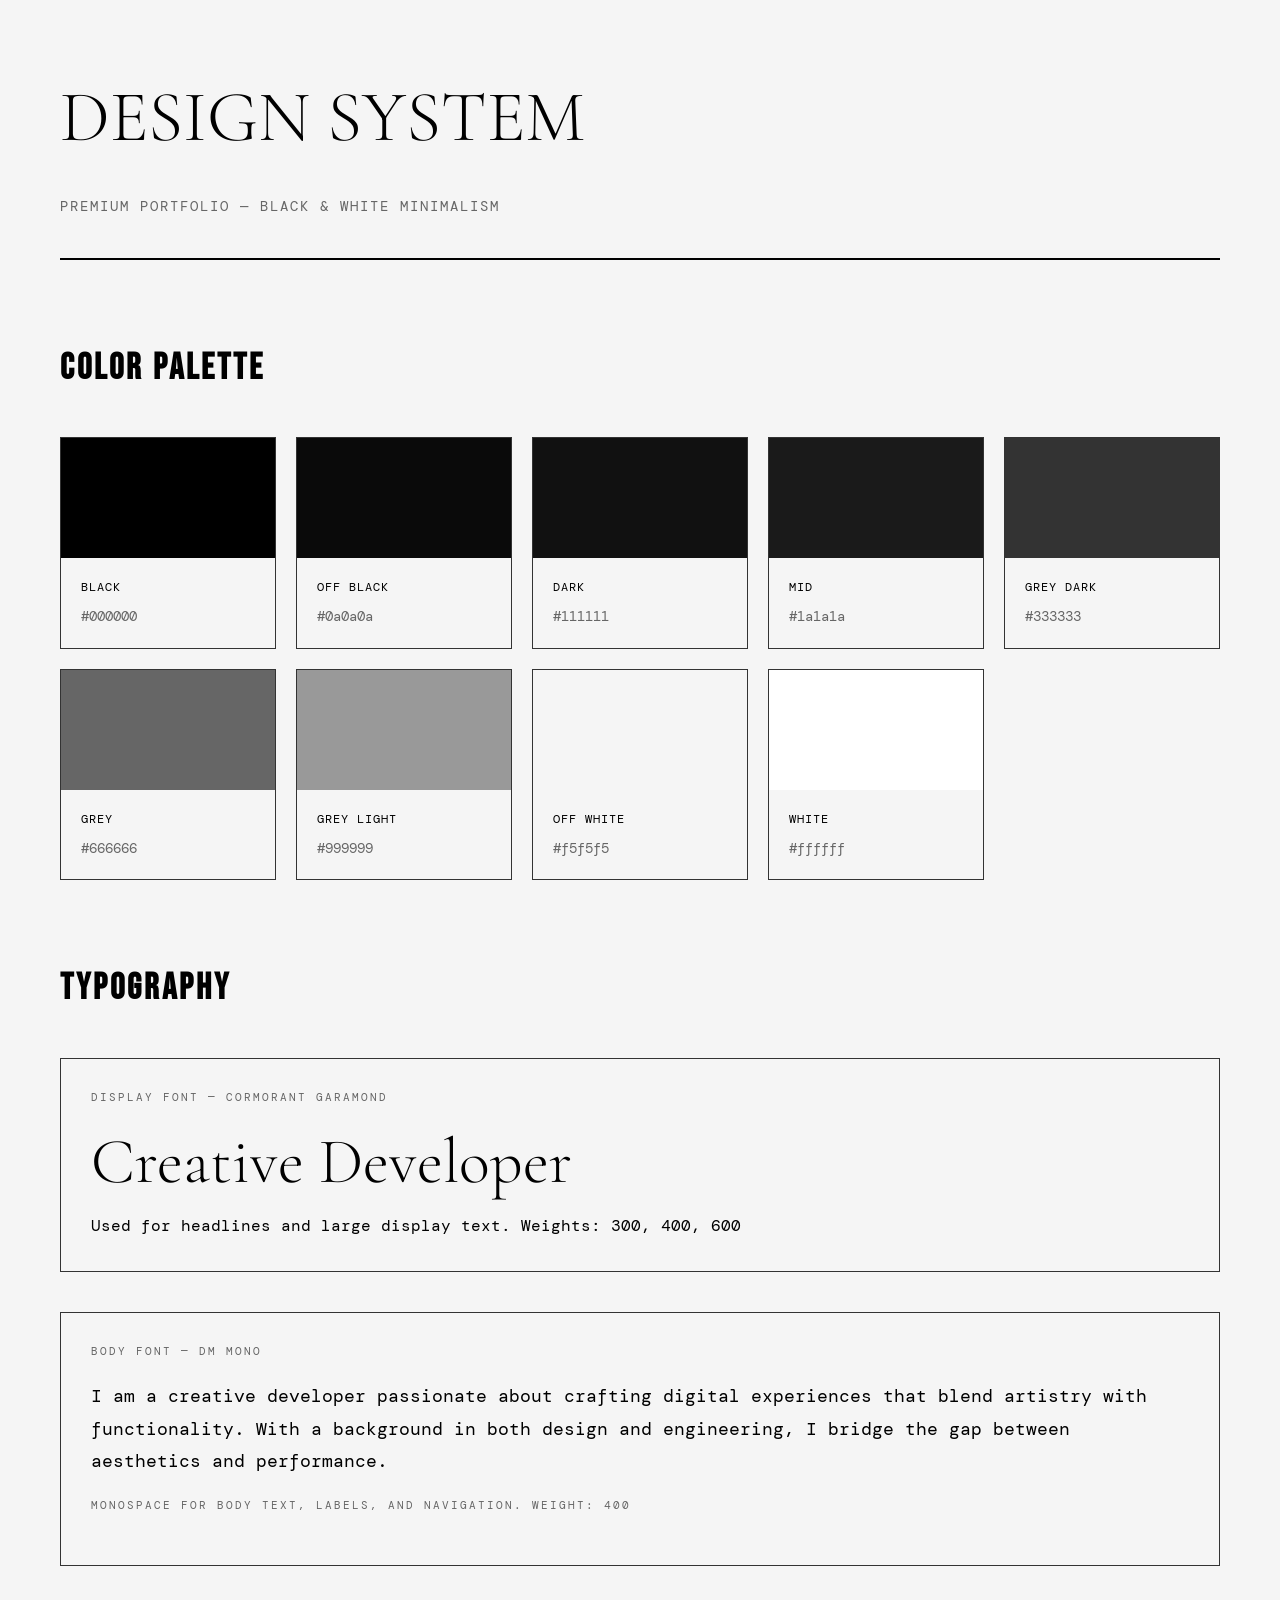
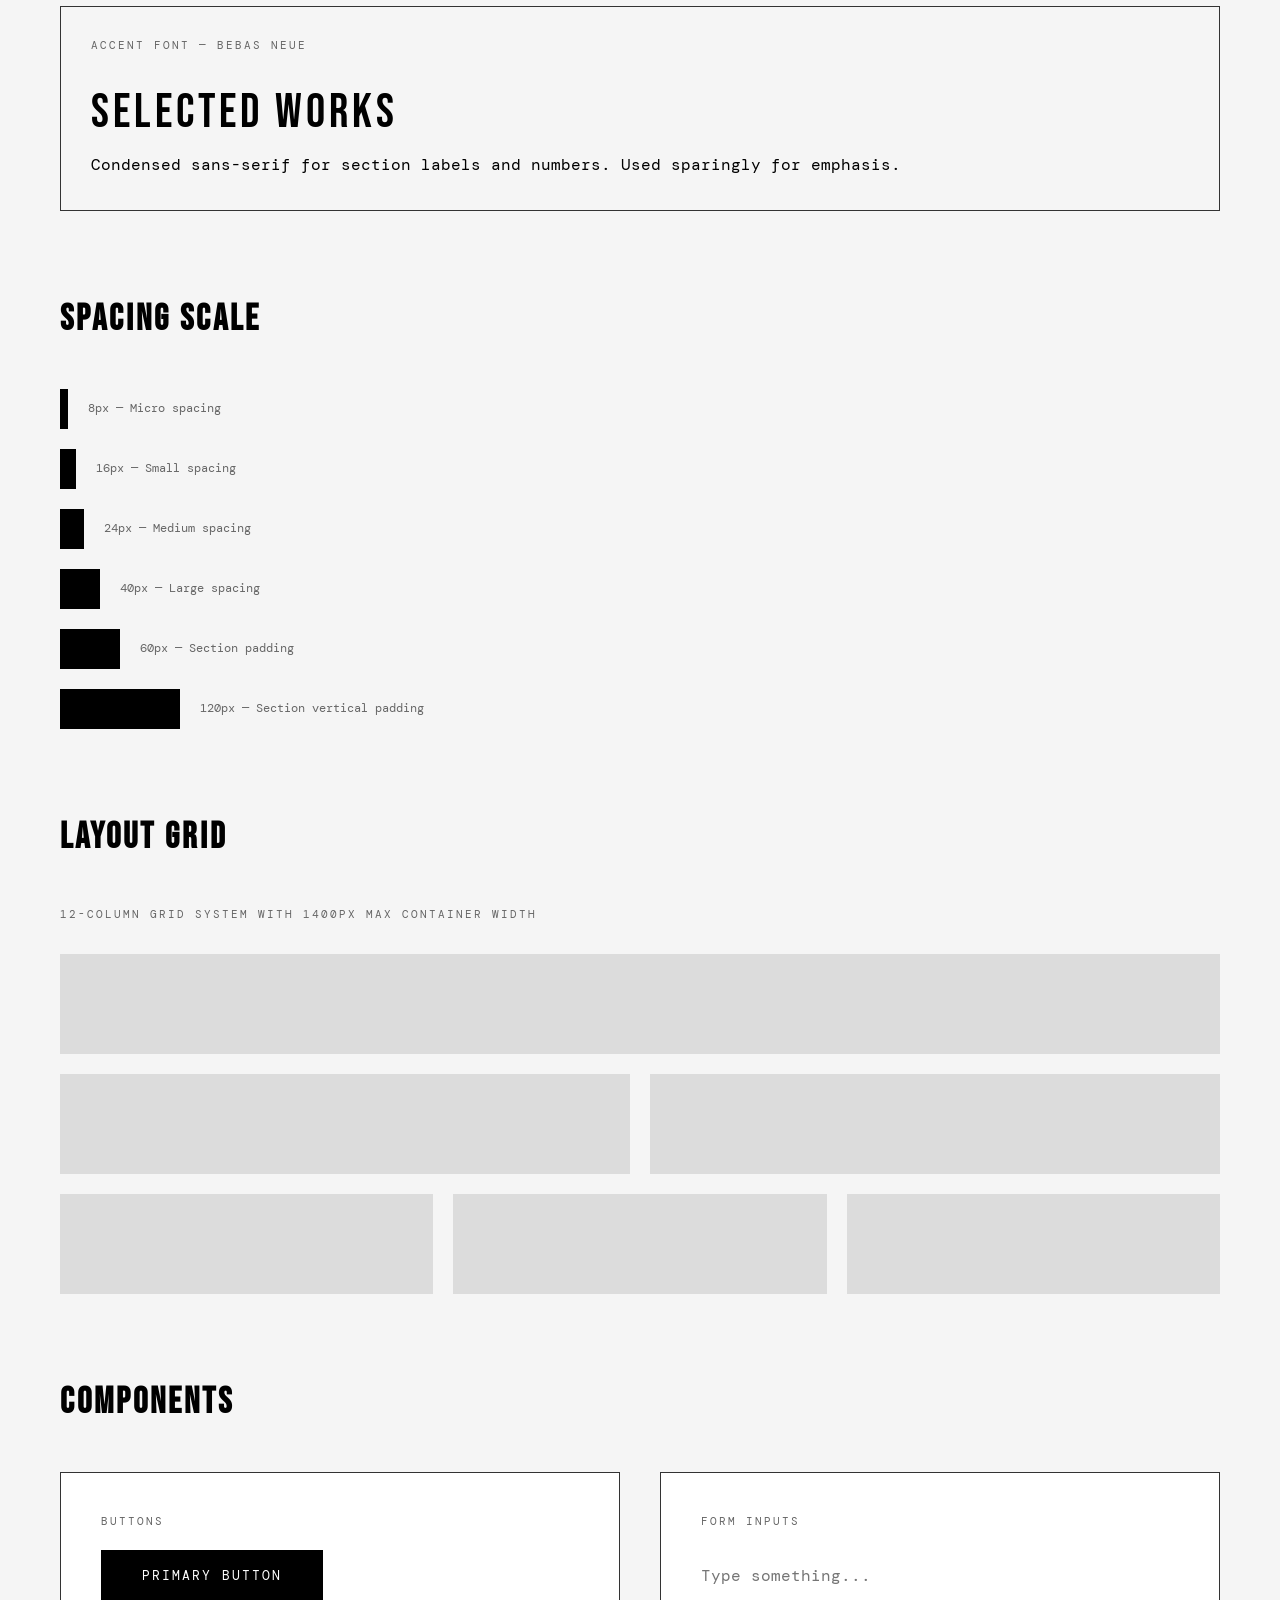
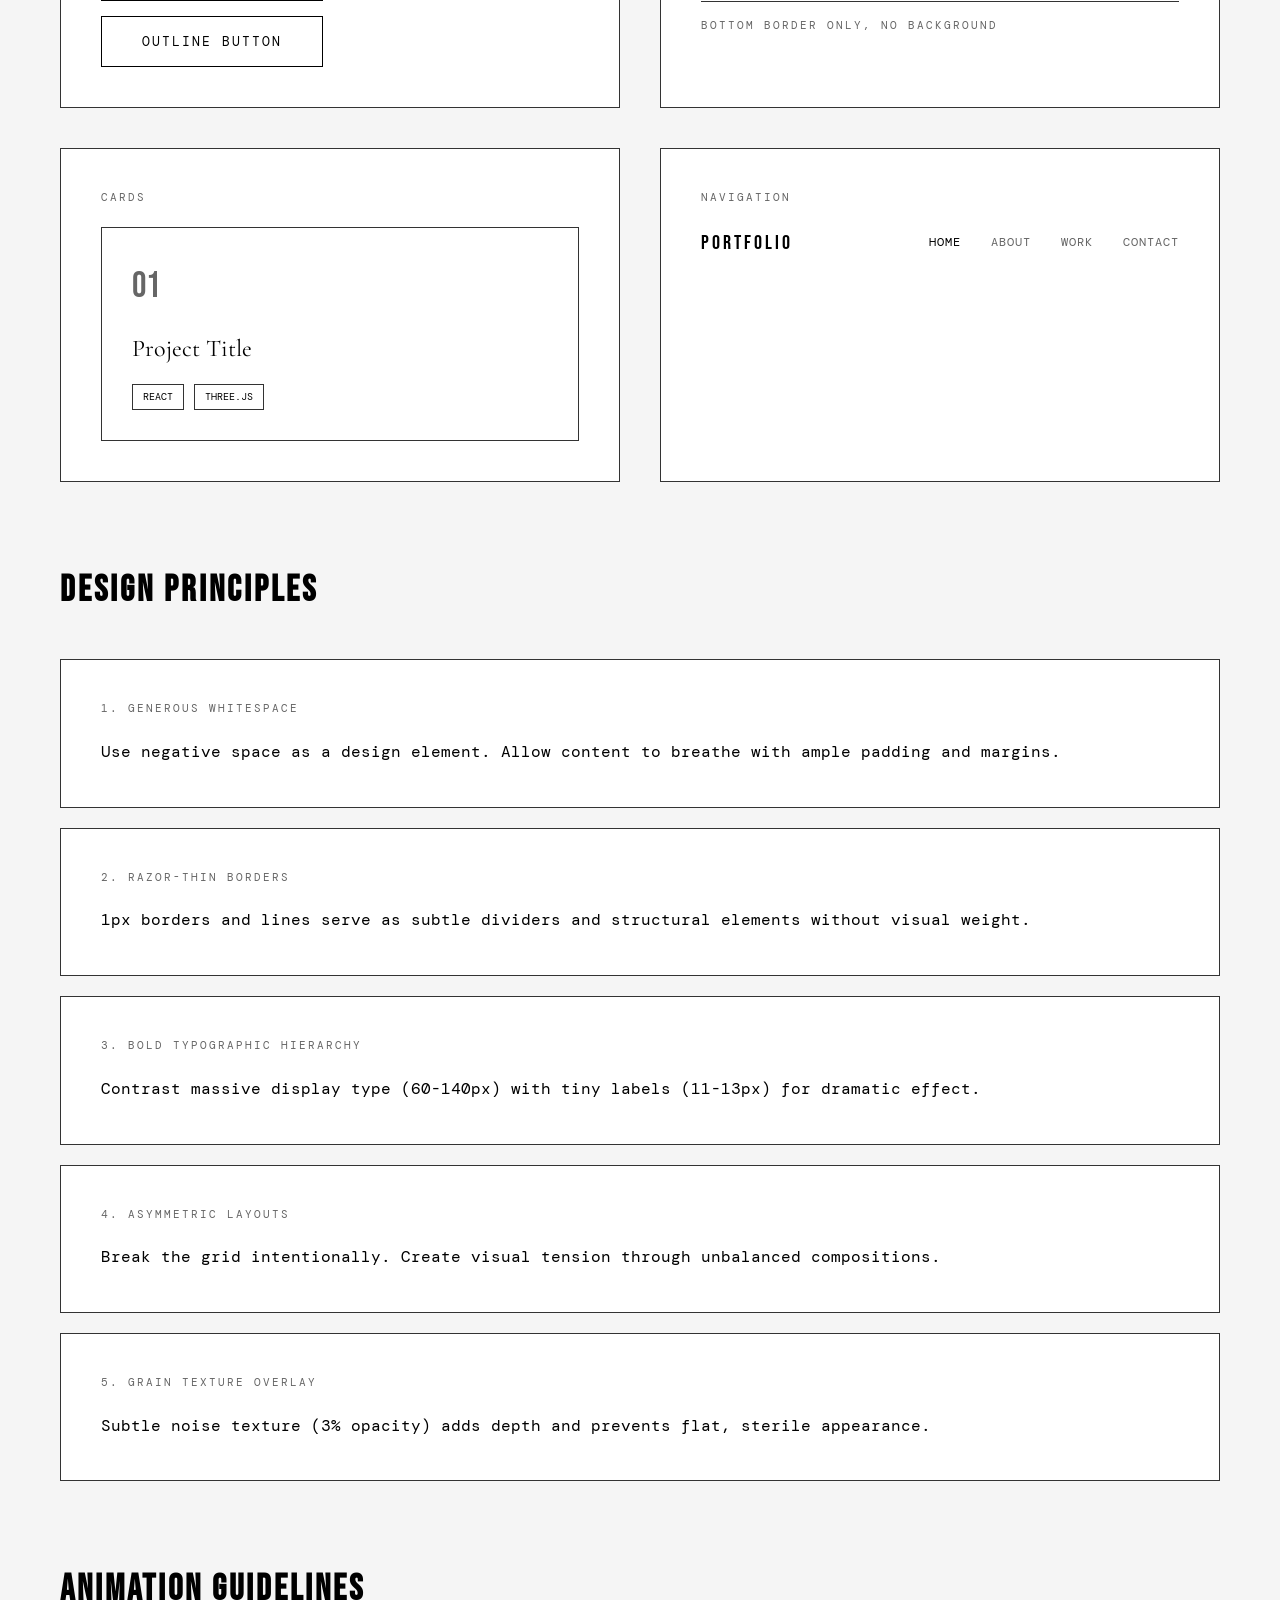
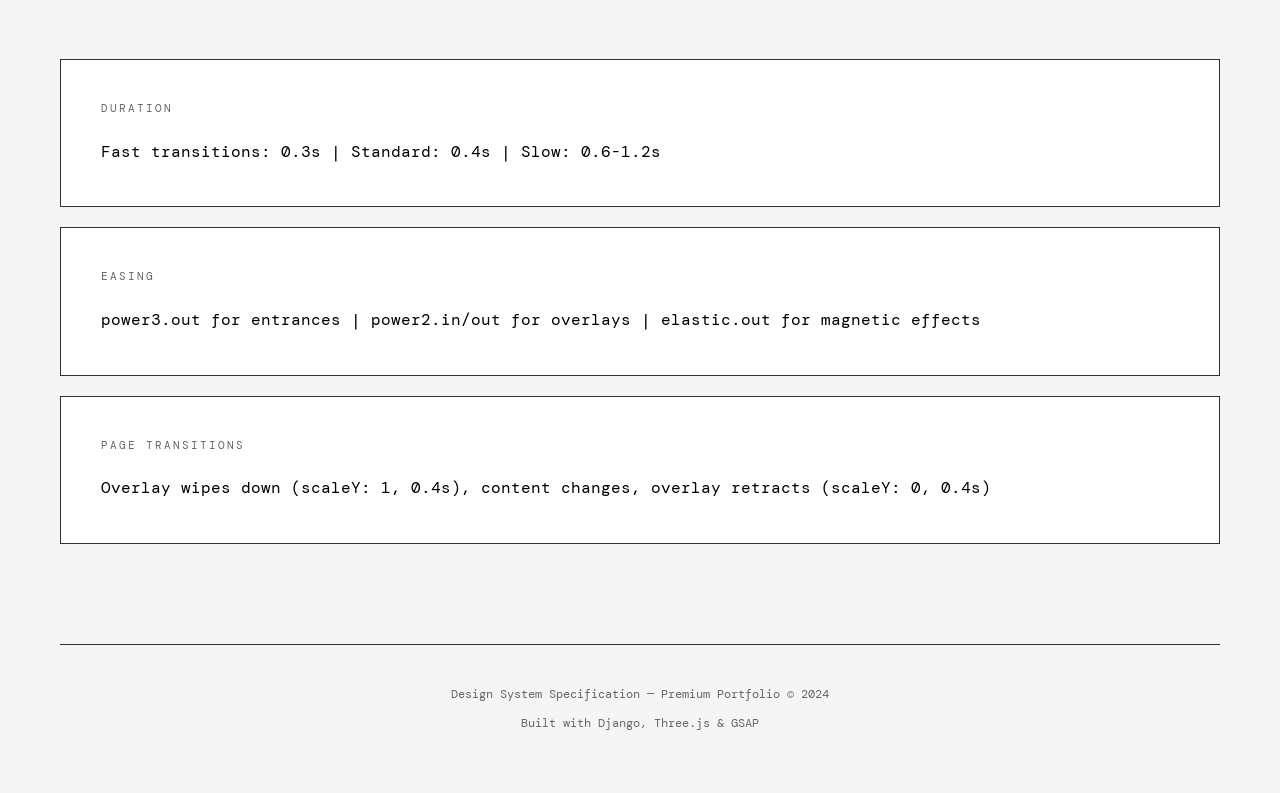
<file: E:/project/figma_export.html>
<!DOCTYPE html>
<html lang="en">
<head>
    <meta charset="UTF-8">
    <meta name="viewport" content="width=device-width, initial-scale=1.0">
    <title>Design System Specification | Portfolio</title>
    
    <!-- Google Fonts -->
    <link rel="preconnect" href="https://fonts.googleapis.com">
    <link rel="preconnect" href="https://fonts.gstatic.com" crossorigin>
    <link href="https://fonts.googleapis.com/css2?family=Bebas+Neue&family=Cormorant+Garamond:wght@300;400;600&family=DM+Mono&display=swap" rel="stylesheet">
    
    <style>
        :root {
            --black: #000000;
            --off-black: #0a0a0a;
            --dark: #111111;
            --mid: #1a1a1a;
            --grey-dark: #333333;
            --grey: #666666;
            --grey-light: #999999;
            --off-white: #f5f5f5;
            --white: #ffffff;
            --accent: #ffffff;
            
            --font-display: 'Cormorant Garamond', Georgia, serif;
            --font-body: 'DM Mono', 'Courier New', monospace;
            --font-accent: 'Bebas Neue', sans-serif;
        }
        
        * {
            margin: 0;
            padding: 0;
            box-sizing: border-box;
        }
        
        body {
            background: var(--off-white);
            color: var(--black);
            font-family: var(--font-body);
            line-height: 1.6;
            padding: 60px;
        }
        
        .spec-container {
            max-width: 1400px;
            margin: 0 auto;
        }
        
        header {
            margin-bottom: 80px;
            padding-bottom: 40px;
            border-bottom: 2px solid var(--black);
        }
        
        h1 {
            font-family: var(--font-display);
            font-size: 72px;
            font-weight: 300;
            margin-bottom: 20px;
        }
        
        .subtitle {
            font-size: 14px;
            color: var(--grey);
            text-transform: uppercase;
            letter-spacing: 2px;
        }
        
        .spec-section {
            margin-bottom: 80px;
        }
        
        .spec-title {
            font-family: var(--font-accent);
            font-size: 36px;
            letter-spacing: 3px;
            margin-bottom: 40px;
            text-transform: uppercase;
        }
        
        /* Color Palette */
        .color-grid {
            display: grid;
            grid-template-columns: repeat(auto-fill, minmax(200px, 1fr));
            gap: 20px;
        }
        
        .color-swatch {
            border: 1px solid var(--grey-dark);
        }
        
        .color-preview {
            height: 120px;
            width: 100%;
        }
        
        .color-info {
            padding: 20px;
        }
        
        .color-name {
            font-family: var(--font-body);
            font-size: 12px;
            text-transform: uppercase;
            letter-spacing: 1px;
            margin-bottom: 8px;
        }
        
        .color-hex {
            font-family: var(--font-body);
            font-size: 14px;
            color: var(--grey);
        }
        
        /* Typography */
        .type-sample {
            margin-bottom: 40px;
            padding: 30px;
            border: 1px solid var(--grey-dark);
        }
        
        .type-label {
            font-size: 11px;
            text-transform: uppercase;
            letter-spacing: 2px;
            color: var(--grey);
            margin-bottom: 20px;
        }
        
        .type-display {
            font-family: var(--font-display);
            font-size: 64px;
            font-weight: 300;
            line-height: 1.1;
            margin-bottom: 15px;
        }
        
        .type-body {
            font-family: var(--font-body);
            font-size: 16px;
            line-height: 1.8;
        }
        
        .type-accent {
            font-family: var(--font-accent);
            font-size: 48px;
            letter-spacing: 4px;
            text-transform: uppercase;
        }
        
        /* Components */
        .component-grid {
            display: grid;
            grid-template-columns: repeat(2, 1fr);
            gap: 40px;
        }
        
        .component-card {
            padding: 40px;
            border: 1px solid var(--grey-dark);
            background: var(--white);
        }
        
        .btn-primary {
            display: inline-block;
            background: var(--black);
            color: var(--white);
            font-family: var(--font-body);
            font-size: 13px;
            text-transform: uppercase;
            letter-spacing: 2px;
            padding: 16px 40px;
            border: 1px solid var(--black);
            cursor: pointer;
            transition: all 0.3s ease;
        }
        
        .btn-primary:hover {
            background: var(--white);
            color: var(--black);
        }
        
        .btn-outline {
            display: inline-block;
            background: transparent;
            color: var(--black);
            font-family: var(--font-body);
            font-size: 13px;
            text-transform: uppercase;
            letter-spacing: 2px;
            padding: 16px 40px;
            border: 1px solid var(--black);
            cursor: pointer;
            transition: all 0.3s ease;
        }
        
        .btn-outline:hover {
            background: var(--black);
            color: var(--white);
        }
        
        .input-field {
            width: 100%;
            padding: 15px 0;
            border: none;
            border-bottom: 1px solid var(--grey-dark);
            font-family: var(--font-body);
            font-size: 16px;
            outline: none;
        }
        
        .input-field:focus {
            border-color: var(--black);
        }
        
        /* Layout Principles */
        .layout-demo {
            display: grid;
            grid-template-columns: repeat(12, 1fr);
            gap: 20px;
            margin-top: 30px;
        }
        
        .layout-block {
            background: var(--black);
            height: 100px;
            opacity: 0.1;
        }
        
        .layout-block.full {
            grid-column: span 12;
        }
        
        .layout-block.half {
            grid-column: span 6;
        }
        
        .layout-block.third {
            grid-column: span 4;
        }
        
        /* Spacing Scale */
        .spacing-item {
            display: flex;
            align-items: center;
            margin-bottom: 20px;
        }
        
        .spacing-bar {
            background: var(--black);
            margin-right: 20px;
        }
        
        .spacing-label {
            font-family: var(--font-body);
            font-size: 12px;
            color: var(--grey);
        }
        
        footer {
            margin-top: 100px;
            padding-top: 40px;
            border-top: 1px solid var(--grey-dark);
            text-align: center;
            font-size: 12px;
            color: var(--grey);
        }
    </style>
</head>
<body>
    <div class="spec-container">
        <header>
            <h1>DESIGN SYSTEM</h1>
            <p class="subtitle">Premium Portfolio — Black & White Minimalism</p>
        </header>
        
        <!-- COLOR PALETTE -->
        <section class="spec-section">
            <h2 class="spec-title">Color Palette</h2>
            <div class="color-grid">
                <div class="color-swatch">
                    <div class="color-preview" style="background: var(--black);"></div>
                    <div class="color-info">
                        <div class="color-name">Black</div>
                        <div class="color-hex">#000000</div>
                    </div>
                </div>
                <div class="color-swatch">
                    <div class="color-preview" style="background: var(--off-black);"></div>
                    <div class="color-info">
                        <div class="color-name">Off Black</div>
                        <div class="color-hex">#0a0a0a</div>
                    </div>
                </div>
                <div class="color-swatch">
                    <div class="color-preview" style="background: var(--dark);"></div>
                    <div class="color-info">
                        <div class="color-name">Dark</div>
                        <div class="color-hex">#111111</div>
                    </div>
                </div>
                <div class="color-swatch">
                    <div class="color-preview" style="background: var(--mid);"></div>
                    <div class="color-info">
                        <div class="color-name">Mid</div>
                        <div class="color-hex">#1a1a1a</div>
                    </div>
                </div>
                <div class="color-swatch">
                    <div class="color-preview" style="background: var(--grey-dark);"></div>
                    <div class="color-info">
                        <div class="color-name">Grey Dark</div>
                        <div class="color-hex">#333333</div>
                    </div>
                </div>
                <div class="color-swatch">
                    <div class="color-preview" style="background: var(--grey);"></div>
                    <div class="color-info">
                        <div class="color-name">Grey</div>
                        <div class="color-hex">#666666</div>
                    </div>
                </div>
                <div class="color-swatch">
                    <div class="color-preview" style="background: var(--grey-light);"></div>
                    <div class="color-info">
                        <div class="color-name">Grey Light</div>
                        <div class="color-hex">#999999</div>
                    </div>
                </div>
                <div class="color-swatch">
                    <div class="color-preview" style="background: var(--off-white);"></div>
                    <div class="color-info">
                        <div class="color-name">Off White</div>
                        <div class="color-hex">#f5f5f5</div>
                    </div>
                </div>
                <div class="color-swatch">
                    <div class="color-preview" style="background: var(--white);"></div>
                    <div class="color-info">
                        <div class="color-name">White</div>
                        <div class="color-hex">#ffffff</div>
                    </div>
                </div>
            </div>
        </section>
        
        <!-- TYPOGRAPHY -->
        <section class="spec-section">
            <h2 class="spec-title">Typography</h2>
            
            <div class="type-sample">
                <div class="type-label">Display Font — Cormorant Garamond</div>
                <div class="type-display">Creative Developer</div>
                <p class="type-body">Used for headlines and large display text. Weights: 300, 400, 600</p>
            </div>
            
            <div class="type-sample">
                <div class="type-label">Body Font — DM Mono</div>
                <p class="type-body" style="font-size: 18px; margin-bottom: 15px;">
                    I am a creative developer passionate about crafting digital experiences that blend 
                    artistry with functionality. With a background in both design and engineering, 
                    I bridge the gap between aesthetics and performance.
                </p>
                <div class="type-label" style="margin-top: 20px;">Monospace for body text, labels, and navigation. Weight: 400</div>
            </div>
            
            <div class="type-sample">
                <div class="type-label">Accent Font — Bebas Neue</div>
                <div class="type-accent">Selected Works</div>
                <p class="type-body">Condensed sans-serif for section labels and numbers. Used sparingly for emphasis.</p>
            </div>
        </section>
        
        <!-- SPACING SCALE -->
        <section class="spec-section">
            <h2 class="spec-title">Spacing Scale</h2>
            
            <div class="spacing-item">
                <div class="spacing-bar" style="width: 8px; height: 40px;"></div>
                <span class="spacing-label">8px — Micro spacing</span>
            </div>
            <div class="spacing-item">
                <div class="spacing-bar" style="width: 16px; height: 40px;"></div>
                <span class="spacing-label">16px — Small spacing</span>
            </div>
            <div class="spacing-item">
                <div class="spacing-bar" style="width: 24px; height: 40px;"></div>
                <span class="spacing-label">24px — Medium spacing</span>
            </div>
            <div class="spacing-item">
                <div class="spacing-bar" style="width: 40px; height: 40px;"></div>
                <span class="spacing-label">40px — Large spacing</span>
            </div>
            <div class="spacing-item">
                <div class="spacing-bar" style="width: 60px; height: 40px;"></div>
                <span class="spacing-label">60px — Section padding</span>
            </div>
            <div class="spacing-item">
                <div class="spacing-bar" style="width: 120px; height: 40px;"></div>
                <span class="spacing-label">120px — Section vertical padding</span>
            </div>
        </section>
        
        <!-- LAYOUT GRID -->
        <section class="spec-section">
            <h2 class="spec-title">Layout Grid</h2>
            <p class="type-label">12-column grid system with 1400px max container width</p>
            <div class="layout-demo">
                <div class="layout-block full"></div>
                <div class="layout-block half"></div>
                <div class="layout-block half"></div>
                <div class="layout-block third"></div>
                <div class="layout-block third"></div>
                <div class="layout-block third"></div>
            </div>
        </section>
        
        <!-- COMPONENTS -->
        <section class="spec-section">
            <h2 class="spec-title">Components</h2>
            
            <div class="component-grid">
                <div class="component-card">
                    <div class="type-label" style="margin-bottom: 20px;">Buttons</div>
                    <button class="btn-primary" style="margin-bottom: 15px;">Primary Button</button>
                    <br>
                    <button class="btn-outline">Outline Button</button>
                </div>
                
                <div class="component-card">
                    <div class="type-label" style="margin-bottom: 20px;">Form Inputs</div>
                    <input type="text" class="input-field" placeholder="Type something...">
                    <p class="type-label" style="margin-top: 15px;">Bottom border only, no background</p>
                </div>
                
                <div class="component-card">
                    <div class="type-label" style="margin-bottom: 20px;">Cards</div>
                    <div style="border: 1px solid var(--grey-dark); padding: 30px;">
                        <div style="font-family: var(--font-accent); font-size: 36px; color: var(--grey); margin-bottom: 15px;">01</div>
                        <div style="font-family: var(--font-display); font-size: 24px; margin-bottom: 15px;">Project Title</div>
                        <div style="display: flex; gap: 10px;">
                            <span style="font-size: 10px; border: 1px solid var(--grey-dark); padding: 4px 10px; text-transform: uppercase;">React</span>
                            <span style="font-size: 10px; border: 1px solid var(--grey-dark); padding: 4px 10px; text-transform: uppercase;">Three.js</span>
                        </div>
                    </div>
                </div>
                
                <div class="component-card">
                    <div class="type-label" style="margin-bottom: 20px;">Navigation</div>
                    <nav style="display: flex; justify-content: space-between; align-items: center;">
                        <span style="font-family: var(--font-accent); font-size: 20px; letter-spacing: 3px;">PORTFOLIO</span>
                        <div style="display: flex; gap: 30px;">
                            <span style="font-size: 12px; text-transform: uppercase; letter-spacing: 1px;">Home</span>
                            <span style="font-size: 12px; text-transform: uppercase; letter-spacing: 1px; color: var(--grey);">About</span>
                            <span style="font-size: 12px; text-transform: uppercase; letter-spacing: 1px; color: var(--grey);">Work</span>
                            <span style="font-size: 12px; text-transform: uppercase; letter-spacing: 1px; color: var(--grey);">Contact</span>
                        </div>
                    </nav>
                </div>
            </div>
        </section>
        
        <!-- DESIGN PRINCIPLES -->
        <section class="spec-section">
            <h2 class="spec-title">Design Principles</h2>
            
            <div class="component-card" style="margin-bottom: 20px;">
                <div class="type-label">1. Generous Whitespace</div>
                <p class="type-body">Use negative space as a design element. Allow content to breathe with ample padding and margins.</p>
            </div>
            
            <div class="component-card" style="margin-bottom: 20px;">
                <div class="type-label">2. Razor-Thin Borders</div>
                <p class="type-body">1px borders and lines serve as subtle dividers and structural elements without visual weight.</p>
            </div>
            
            <div class="component-card" style="margin-bottom: 20px;">
                <div class="type-label">3. Bold Typographic Hierarchy</div>
                <p class="type-body">Contrast massive display type (60-140px) with tiny labels (11-13px) for dramatic effect.</p>
            </div>
            
            <div class="component-card" style="margin-bottom: 20px;">
                <div class="type-label">4. Asymmetric Layouts</div>
                <p class="type-body">Break the grid intentionally. Create visual tension through unbalanced compositions.</p>
            </div>
            
            <div class="component-card" style="margin-bottom: 20px;">
                <div class="type-label">5. Grain Texture Overlay</div>
                <p class="type-body">Subtle noise texture (3% opacity) adds depth and prevents flat, sterile appearance.</p>
            </div>
        </section>
        
        <!-- ANIMATION GUIDELINES -->
        <section class="spec-section">
            <h2 class="spec-title">Animation Guidelines</h2>
            
            <div class="component-card" style="margin-bottom: 20px;">
                <div class="type-label">Duration</div>
                <p class="type-body">Fast transitions: 0.3s | Standard: 0.4s | Slow: 0.6-1.2s</p>
            </div>
            
            <div class="component-card" style="margin-bottom: 20px;">
                <div class="type-label">Easing</div>
                <p class="type-body">power3.out for entrances | power2.in/out for overlays | elastic.out for magnetic effects</p>
            </div>
            
            <div class="component-card" style="margin-bottom: 20px;">
                <div class="type-label">Page Transitions</div>
                <p class="type-body">Overlay wipes down (scaleY: 1, 0.4s), content changes, overlay retracts (scaleY: 0, 0.4s)</p>
            </div>
        </section>
        
        <footer>
            <p>Design System Specification — Premium Portfolio © 2024</p>
            <p style="margin-top: 10px;">Built with Django, Three.js & GSAP</p>
        </footer>
    </div>
</body>
</html>
</file>
